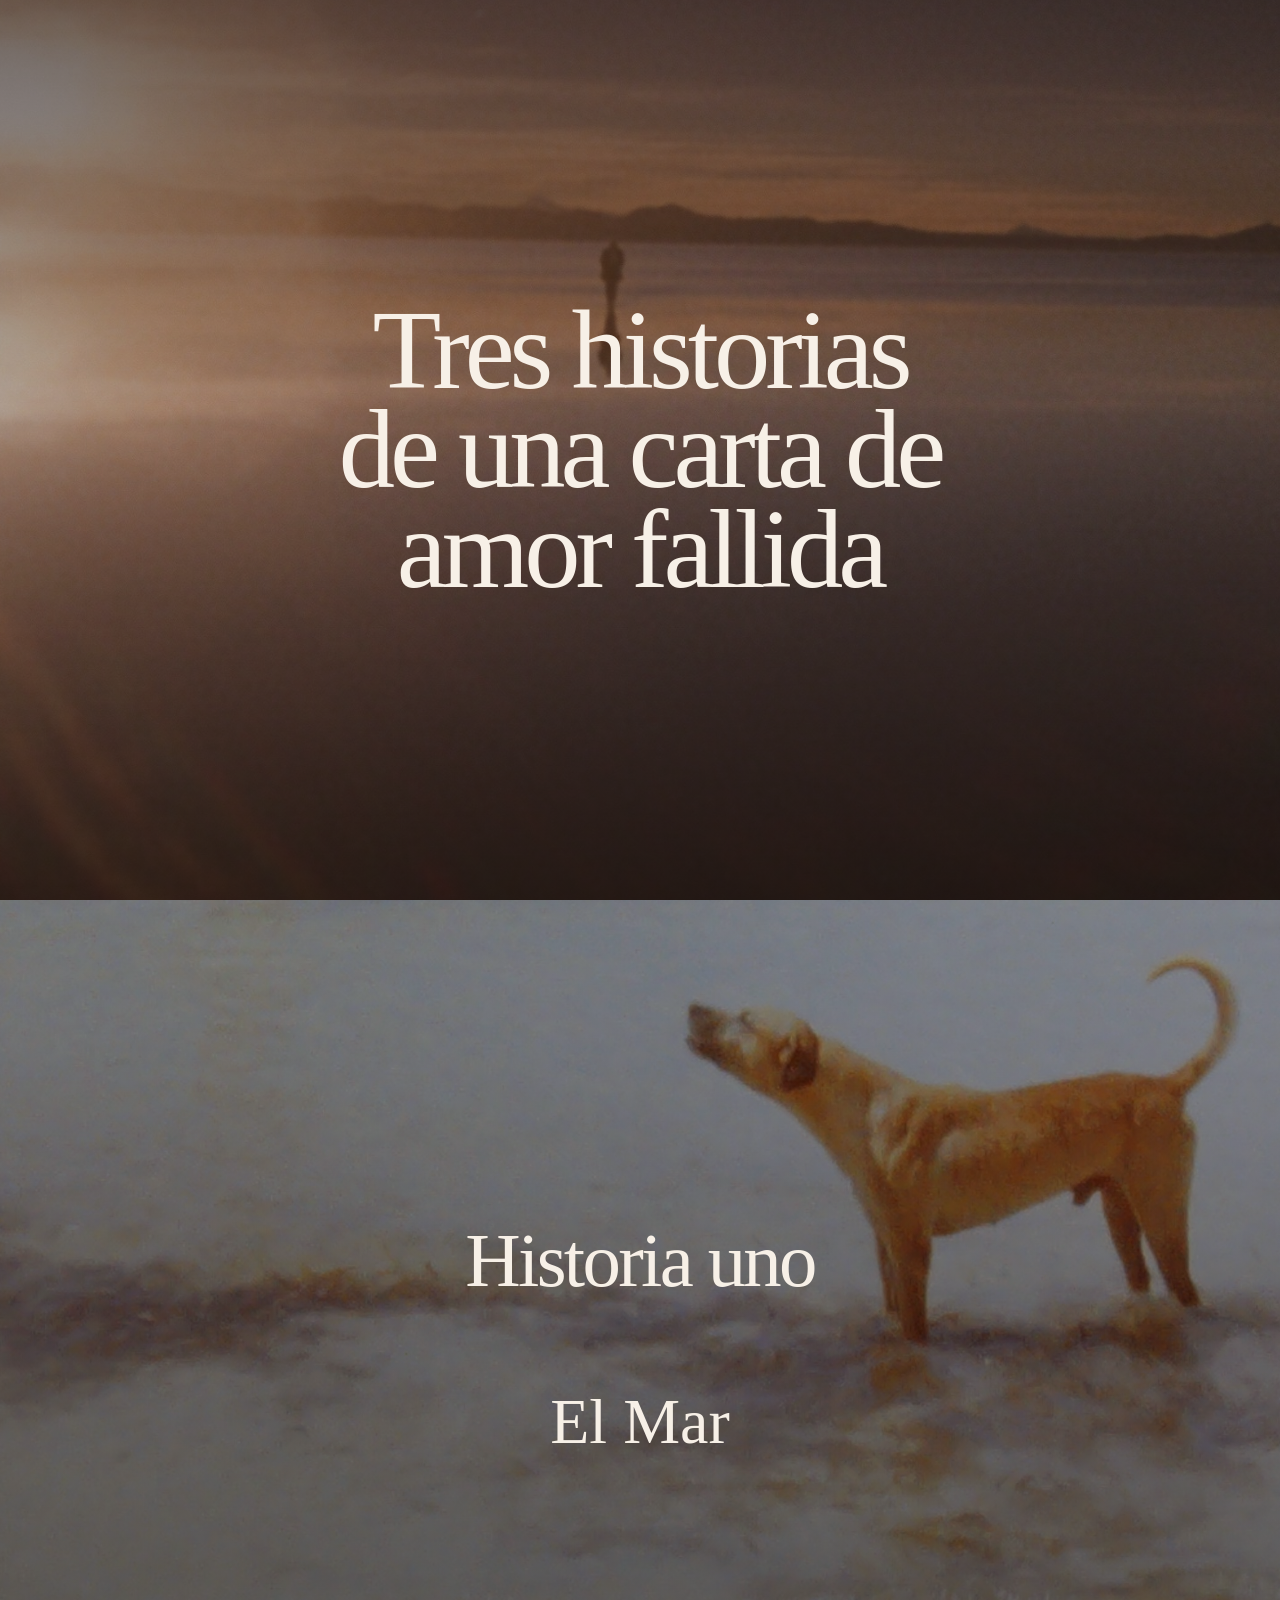
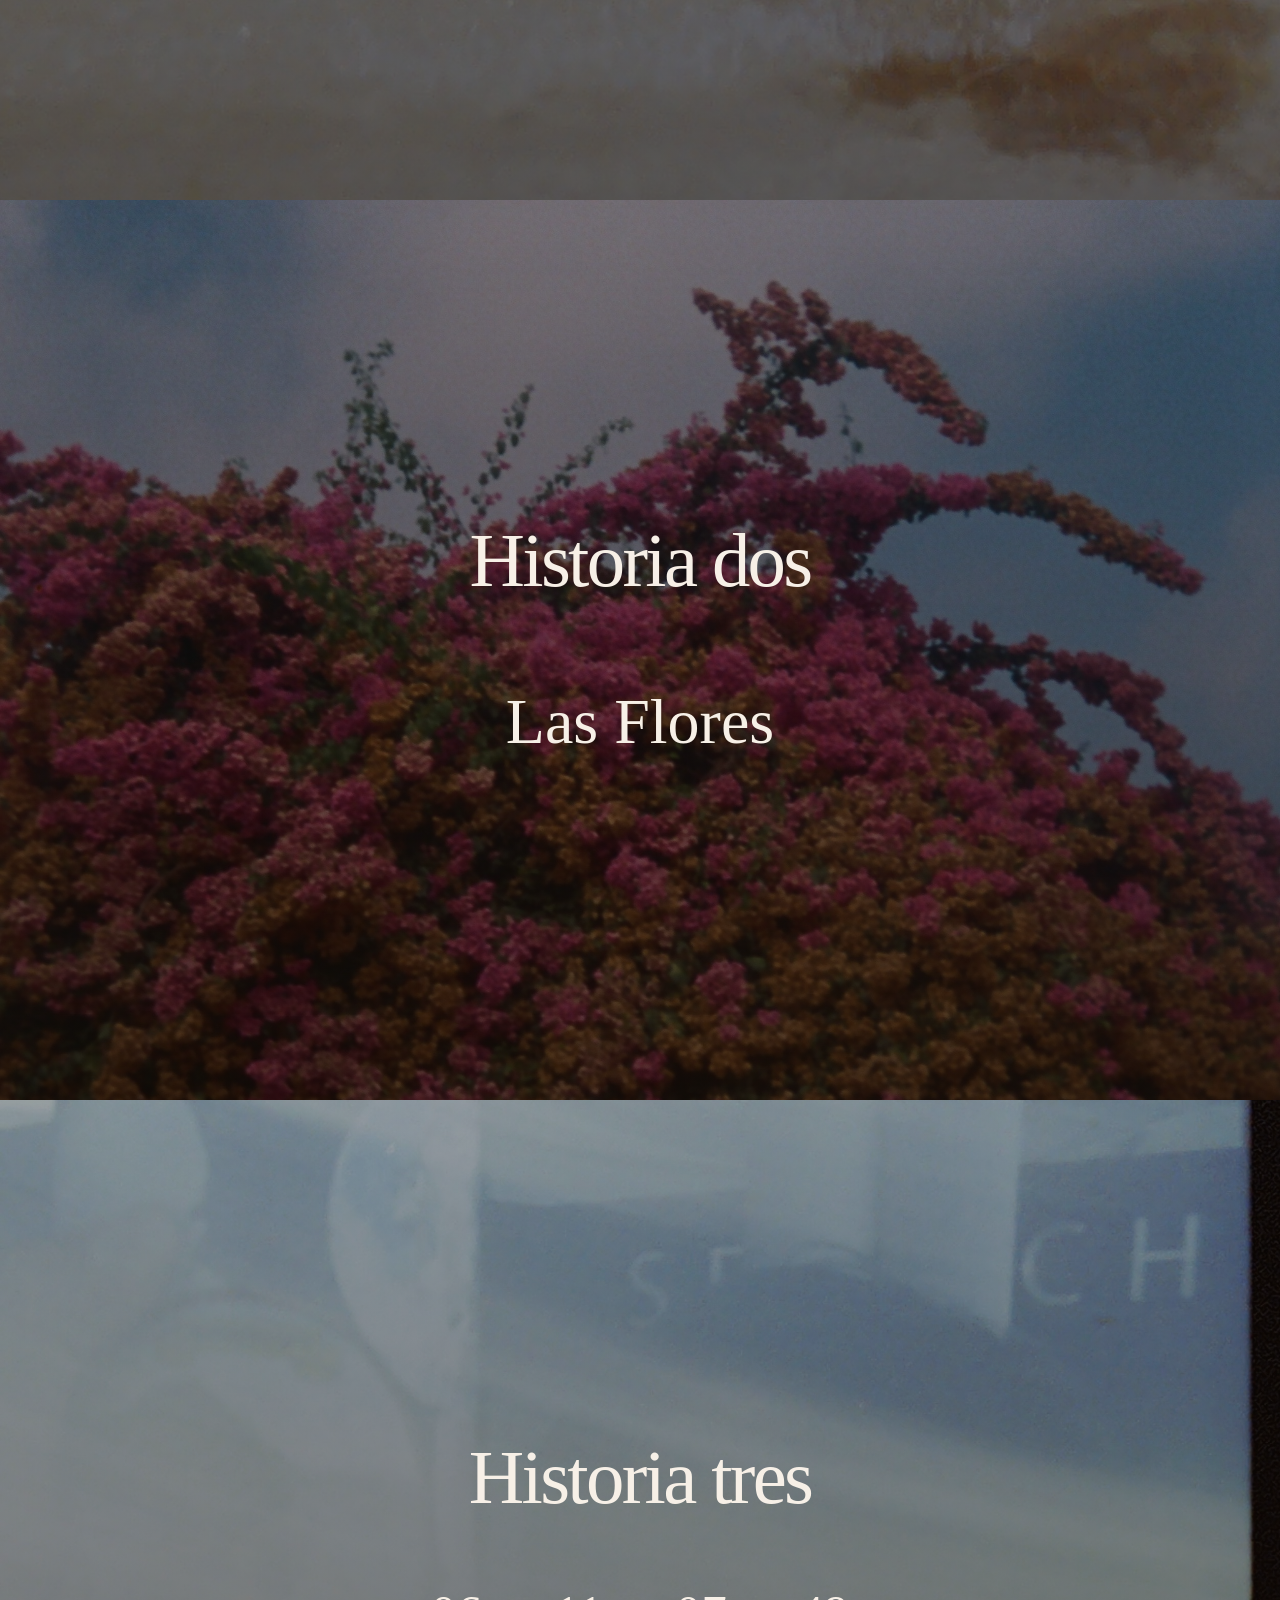
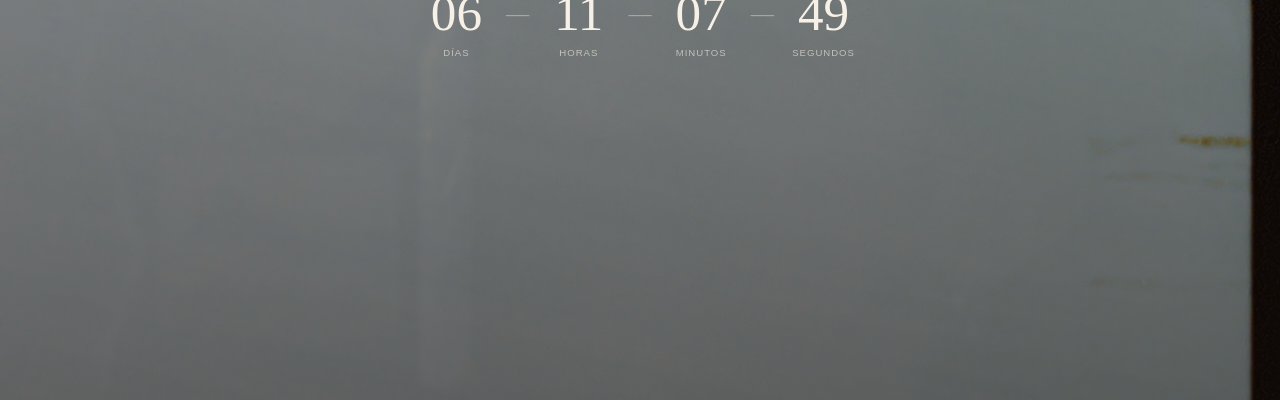
<file: index.html>
<!doctype html>
<html lang="es">
  <head>
    <meta charset="UTF-8" />
    <meta name="viewport" content="width=device-width, initial-scale=1" />
    <meta
      name="description"
      content="Tres historias de una carta de amor fallida, publicadas capítulo a capítulo."
    />
    <meta name="theme-color" content="#261811" />
    <title>Tres historias de una carta de amor fallida</title>
    <link rel="stylesheet" href="styles.css" />
    <script src="config.js" defer></script>
    <script src="app.js" defer></script>
  </head>
  <body>
    <svg class="image-filters" xmlns="http://www.w3.org/2000/svg" aria-hidden="true" width="0" height="0">
      <defs>
        <filter id="white-illustration" color-interpolation-filters="sRGB">
          <feColorMatrix in="SourceGraphic" type="matrix" values="0 0 0 0 1
            0 0 0 0 1
            0 0 0 0 1
            -0.2126 -0.7152 -0.0722 0 1" result="white-lines" />
          <feComposite in="white-lines" in2="SourceGraphic" operator="in" />
        </filter>
      </defs>
    </svg>
    <a class="skip-link" href="#chapters">Saltar a las historias</a>

    <header class="hero" id="inicio">
      <div class="hero__image" aria-hidden="true"></div>
      <div class="hero__shade" aria-hidden="true"></div>

      <div class="hero__content">
        <h1 id="site-title">Tres historias de una carta de amor fallida</h1>
      </div>
    </header>

    <main id="chapters" aria-label="Historias"></main>

    <dialog class="reader" id="story-reader" aria-labelledby="reader-title">
      <div class="reader__header">
        <p id="reader-number"></p>
        <button class="reader__close" type="button" aria-label="Cerrar la historia">Cerrar ×</button>
      </div>
      <article class="reader__article">
        <h2 id="reader-title"></h2>
        <div class="reader__body" id="reader-body"></div>
      </article>
    </dialog>

    <noscript>
      <p class="noscript">
        Activa JavaScript para ver las cuentas regresivas y acceder a las historias.
      </p>
    </noscript>
  </body>
</html>
</file>
<file: styles.css>
:root {
  --paper: #f2eadf;
  --ink: #201712;
  --cream: #f7f0e7;
  --brown: #633f2e;
  --brown-deep: #2b1b14;
  --rust: #9d5e42;
  --line: rgba(247, 240, 231, 0.32);
  --serif: Georgia, "Times New Roman", Times, serif;
  --sans: Arial, Helvetica, sans-serif;
}

* {
  box-sizing: border-box;
}

html {
  scroll-behavior: smooth;
  scroll-snap-type: y proximity;
}

body {
  margin: 0;
  color: var(--cream);
  background: var(--brown-deep);
  font-family: var(--serif);
}

a {
  color: inherit;
}

.skip-link {
  position: fixed;
  z-index: 100;
  top: 0.75rem;
  left: 0.75rem;
  padding: 0.75rem 1rem;
  color: var(--ink);
  background: var(--cream);
  transform: translateY(-150%);
}

.skip-link:focus {
  transform: translateY(0);
}

.hero,
.chapter {
  min-height: 100svh;
  scroll-snap-align: start;
}

.hero {
  position: relative;
  display: grid;
  place-items: center;
  overflow: hidden;
  isolation: isolate;
  padding: clamp(1.25rem, 3vw, 3rem);
}

.hero__image,
.hero__shade {
  position: absolute;
  z-index: -2;
  inset: 0;
}

.hero__image {
  background-position: center;
  background-size: cover;
  transform: scale(1.02);
}

.hero__shade {
  z-index: -1;
  background:
    linear-gradient(180deg, rgba(20, 12, 8, 0.5), rgba(20, 12, 8, 0.16) 45%, rgba(20, 12, 8, 0.68)),
    rgba(79, 51, 39, 0.24);
}

.hero__content {
  width: min(70rem, 88vw);
  text-align: center;
}

h1 {
  max-width: 14ch;
  margin: 0 auto;
  font-size: clamp(3.2rem, 8.8vw, 9rem);
  font-weight: 400;
  line-height: 0.88;
  letter-spacing: -0.045em;
  text-wrap: balance;
}

.chapter {
  display: grid;
  place-items: center;
  background-color: var(--brown-deep);
  background-image:
    linear-gradient(180deg, rgba(20, 12, 8, 0.38), rgba(20, 12, 8, 0.62)),
    var(--chapter-image);
  background-position: center;
  background-size: cover;
}

.chapter__panel {
  width: min(46rem, 100%);
  display: flex;
  flex-direction: column;
  align-items: center;
  padding: clamp(3rem, 7vw, 6rem) 1.5rem;
  text-align: center;
}

h2 {
  margin: 0;
  font-size: clamp(3rem, 6vw, 6rem);
  font-weight: 400;
  line-height: 0.95;
  letter-spacing: -0.035em;
}

.release {
  margin-top: clamp(3rem, 8vh, 6rem);
}

.release__announcement {
  position: absolute;
  width: 1px;
  height: 1px;
  padding: 0;
  margin: -1px;
  overflow: hidden;
  clip: rect(0, 0, 0, 0);
  white-space: nowrap;
  border: 0;
}

.countdown {
  display: flex;
  align-items: flex-start;
  gap: clamp(0.45rem, 1.5vw, 1.1rem);
  margin: 0;
  font-family: var(--sans);
}

.countdown div {
  min-width: clamp(2.6rem, 5vw, 4rem);
  text-align: center;
}

.countdown strong {
  display: block;
  font-family: var(--serif);
  font-size: clamp(2rem, 4vw, 3.5rem);
  font-weight: 400;
  line-height: 1;
  font-variant-numeric: tabular-nums;
}

.countdown span {
  display: block;
  margin-top: 0.55rem;
  color: rgba(247, 240, 231, 0.62);
  font-size: clamp(0.52rem, 0.75vw, 0.64rem);
  letter-spacing: 0.1em;
  text-transform: uppercase;
}

.countdown i {
  padding-top: 0.8rem;
  color: rgba(247, 240, 231, 0.4);
  font-family: var(--serif);
  font-style: normal;
  font-size: 1.45rem;
}

.story-link {
  display: none;
  width: fit-content;
  margin: 0 auto;
  padding: 0.95rem 1.2rem;
  border: 1px solid var(--cream);
  font-family: var(--sans);
  font-size: 0.68rem;
  letter-spacing: 0.14em;
  text-decoration: none;
  color: var(--cream);
  background: transparent;
  cursor: pointer;
  transition: color 180ms ease, background 180ms ease;
}

.story-link:hover,
.story-link:focus-visible {
  color: var(--brown-deep);
  background: var(--cream);
}

.release.is-unlocked .countdown {
  display: none;
}

.release.is-unlocked .story-link {
  display: block;
}

.reader {
  width: 100%;
  max-width: none;
  height: 100%;
  max-height: none;
  margin: 0;
  padding: 0;
  border: 0;
  color: var(--ink);
  background: var(--paper);
}

.reader::backdrop {
  background: rgba(24, 15, 11, 0.75);
}

.reader__header {
  position: sticky;
  z-index: 2;
  top: 0;
  display: flex;
  align-items: center;
  justify-content: space-between;
  padding: 1.15rem clamp(1.25rem, 4vw, 4rem);
  border-bottom: 1px solid rgba(32, 23, 18, 0.15);
  background: rgba(242, 234, 223, 0.94);
  backdrop-filter: blur(12px);
  font-family: var(--sans);
  font-size: 0.64rem;
  letter-spacing: 0.14em;
  text-transform: uppercase;
}

.reader__header p {
  margin: 0;
}

.reader__close {
  padding: 0.3rem 0;
  border: 0;
  color: inherit;
  background: transparent;
  font: inherit;
  letter-spacing: inherit;
  text-transform: inherit;
  cursor: pointer;
}

.reader__article {
  width: min(43rem, calc(100% - 2.5rem));
  margin: 0 auto;
  padding: clamp(5rem, 11vw, 9rem) 0;
}

.reader__article h2 {
  margin-bottom: clamp(3rem, 7vw, 5rem);
  font-size: clamp(3.5rem, 9vw, 7rem);
}

.reader__body {
  font-size: clamp(1.1rem, 2vw, 1.35rem);
  line-height: 1.8;
}

.reader__body > :first-child {
  margin-top: 0;
}

.reader__body p {
  margin: 0 0 1.5em;
}

.noscript {
  position: fixed;
  z-index: 50;
  right: 1rem;
  bottom: 1rem;
  max-width: 24rem;
  padding: 1rem;
  color: var(--ink);
  background: var(--cream);
}

@media (max-width: 760px) {
  h1 {
    font-size: clamp(3.25rem, 16vw, 5.75rem);
  }

  .chapter__panel {
    padding-inline: 1rem;
  }

  .countdown {
    justify-content: space-between;
    gap: 0.3rem;
  }

  .countdown div {
    min-width: 0;
  }

  .countdown strong {
    font-size: clamp(1.8rem, 10vw, 3rem);
  }

  .countdown i {
    padding-top: 0.4rem;
  }

}

@media (prefers-reduced-motion: reduce) {
  html {
    scroll-behavior: auto;
  }
}

/* Lectura por páginas sobre la fotografía de cada historia. */
.chapter { position: relative; }
.chapter__panel[hidden], .sea-reader[hidden] { display: none; }

#historia-1 .story-link,
#historia-2 .story-link {
  border: 0;
  font-family: var(--serif);
  font-size: clamp(2.5rem, 5vw, 4.5rem);
  letter-spacing: 0;
}

.sea-reader {
  width: min(52rem, calc(100% - 2rem));
  height: min(52rem, 92svh);
  margin: 2rem auto;
  padding: clamp(1rem, 3vw, 2.5rem);
  display: flex;
  flex-direction: column;
  color: var(--cream);
  background: rgba(25, 20, 17, 0.78);
  border: 1px solid var(--line);
  box-shadow: 0 1rem 4rem rgba(0, 0, 0, 0.2);
}

.sea-reader__header, .sea-reader__nav {
  display: flex;
  align-items: center;
  justify-content: space-between;
  gap: 0.75rem;
  flex-shrink: 0;
}

.sea-reader h3 { margin: 0; font-size: 2rem; font-weight: 400; }
.sea-reader__header { padding-bottom: 1rem; border-bottom: 1px solid var(--line); }
.sea-reader__text {
  flex: 1;
  min-height: 0;
  overflow-y: auto;
  overscroll-behavior: contain;
  padding: 1.5rem 0;
  font-size: clamp(1.05rem, 1.7vw, 1.25rem);
  line-height: 1.8;
}
.sea-reader__text p { margin: 0 0 1em; white-space: normal; }
.sea-reader__nav { padding-top: 1rem; border-top: 1px solid var(--line); }
.sea-reader button {
  padding: 0.65rem 0.4rem;
  color: inherit;
  background: transparent;
  border: 0;
  font: inherit;
  cursor: pointer;
}
.sea-reader button:disabled { opacity: 0.35; cursor: default; }
.sea-reader button:focus-visible { outline: 2px solid var(--cream); outline-offset: 2px; }
.sea-reader button:hover:enabled { text-decoration: underline; }
.sea-reader__nav { font-size: clamp(0.75rem, 2.5vw, 0.95rem); }

.sea-reader__text .story-divider {
  text-align: center;
}

.sea-reader__text .story-illustration {
  display: block;
  width: auto;
  max-width: 100%;
  height: auto;
  max-height: 16rem;
  margin: 1.5rem auto;
  background: transparent;
  filter: url("#white-illustration");
}

.image-filters {
  position: absolute;
  overflow: hidden;
  pointer-events: none;
}

.sea-reader__text .story-illustration--left {
  margin-left: 0;
  margin-right: auto;
}
</file>
